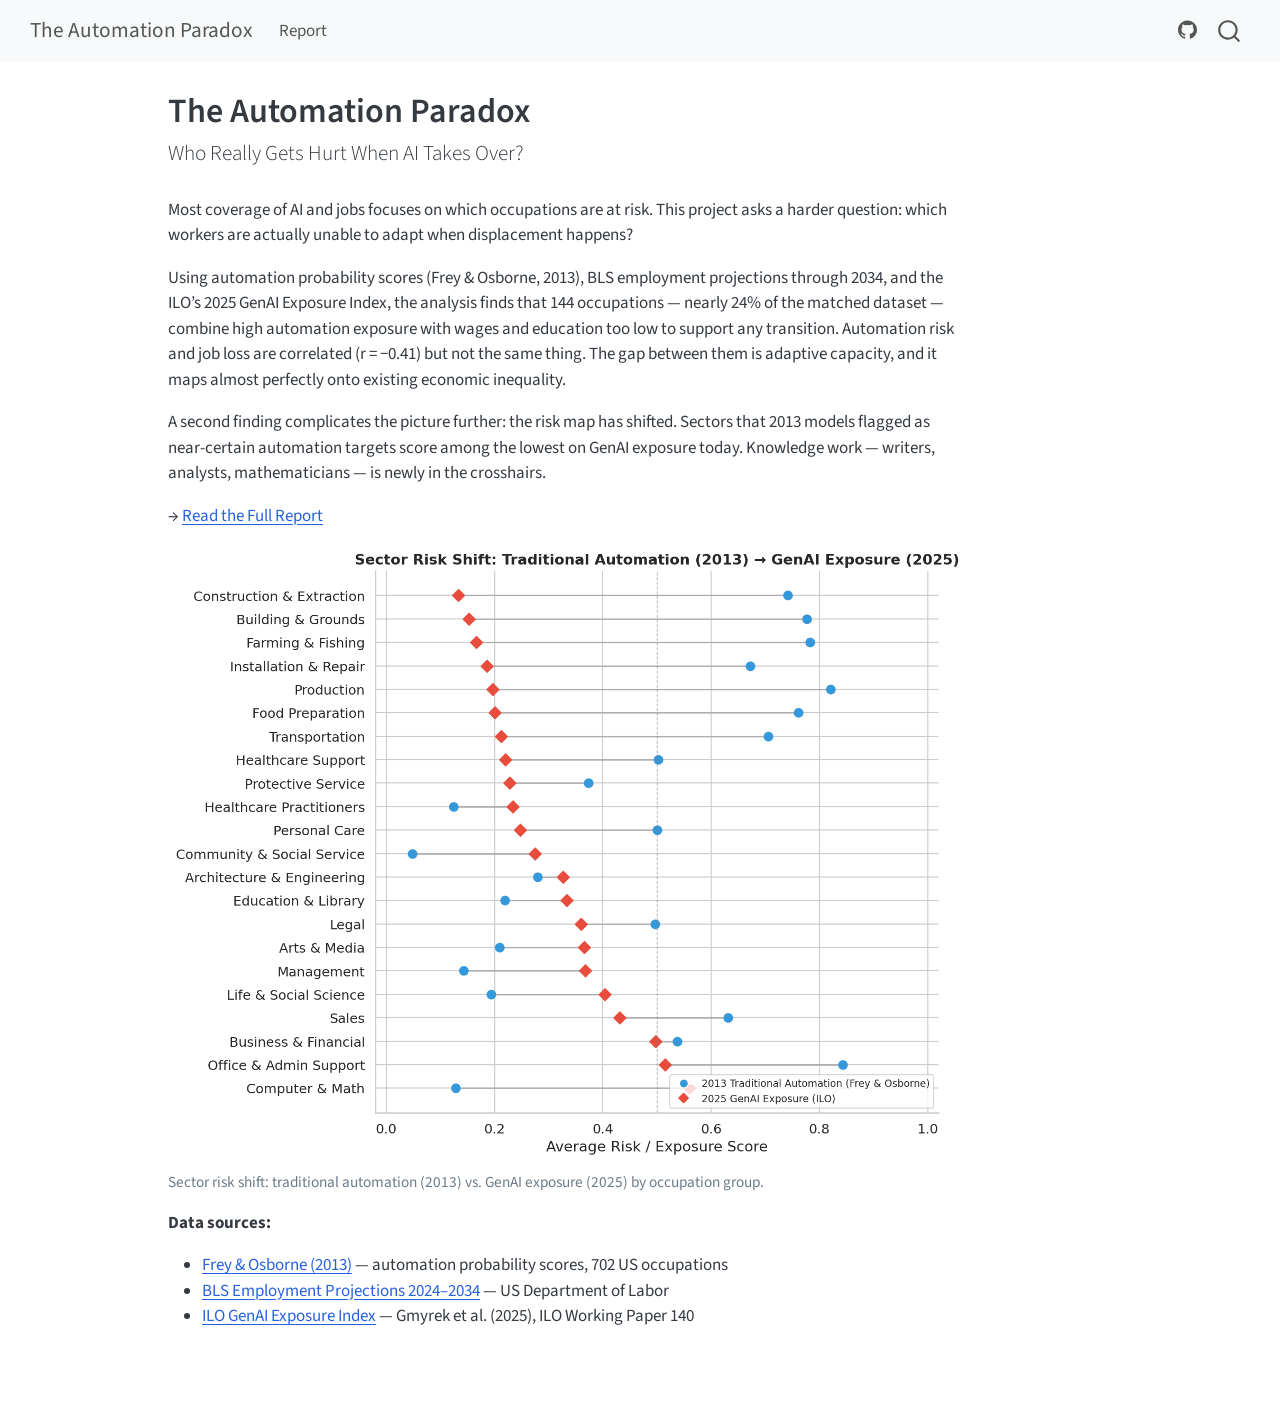
<file: docs/index.html>
<!DOCTYPE html>
<html xmlns="http://www.w3.org/1999/xhtml" lang="en" xml:lang="en"><head>

<meta charset="utf-8">
<meta name="generator" content="quarto-1.9.35">

<meta name="viewport" content="width=device-width, initial-scale=1.0, user-scalable=yes">


<title>The Automation Paradox</title>
<style>
/* Default styles provided by pandoc.
** See https://pandoc.org/MANUAL.html#variables-for-html for config info.
*/
code{white-space: pre-wrap;}
span.smallcaps{font-variant: small-caps;}
div.columns{display: flex; gap: min(4vw, 1.5em);}
div.column{flex: auto; overflow-x: auto;}
div.hanging-indent{margin-left: 1.5em; text-indent: -1.5em;}
ul.task-list{list-style: none;}
ul.task-list li input[type="checkbox"] {
  width: 0.8em;
  margin: 0 0.8em 0.2em -1em; /* quarto-specific, see https://github.com/quarto-dev/quarto-cli/issues/4556 */ 
  vertical-align: middle;
}
</style>


<script src="site_libs/quarto-nav/quarto-nav.js"></script>
<script src="site_libs/quarto-nav/headroom.min.js"></script>
<script src="site_libs/clipboard/clipboard.min.js"></script>
<script src="site_libs/quarto-search/autocomplete.umd.js"></script>
<script src="site_libs/quarto-search/fuse.min.js"></script>
<script src="site_libs/quarto-search/quarto-search.js"></script>
<meta name="quarto:offset" content="./">
<script src="site_libs/quarto-html/quarto.js" type="module"></script>
<script src="site_libs/quarto-html/tabsets/tabsets.js" type="module"></script>
<script src="site_libs/quarto-html/popper.min.js"></script>
<script src="site_libs/quarto-html/tippy.umd.min.js"></script>
<script src="site_libs/quarto-html/anchor.min.js"></script>
<link href="site_libs/quarto-html/tippy.css" rel="stylesheet">
<link href="site_libs/quarto-html/quarto-syntax-highlighting-46f66b053e56abd73bb6e954d61a315b.css" rel="stylesheet" id="quarto-text-highlighting-styles">
<script src="site_libs/bootstrap/bootstrap.min.js"></script>
<link href="site_libs/bootstrap/bootstrap-icons.css" rel="stylesheet">
<link href="site_libs/bootstrap/bootstrap-200b7f763972437cb0e2af4a0f571457.min.css" rel="stylesheet" append-hash="true" id="quarto-bootstrap" data-mode="light">
<script id="quarto-search-options" type="application/json">{
  "location": "navbar",
  "copy-button": false,
  "collapse-after": 3,
  "panel-placement": "end",
  "type": "overlay",
  "limit": 50,
  "keyboard-shortcut": [
    "f",
    "/",
    "s"
  ],
  "show-item-context": false,
  "language": {
    "search-no-results-text": "No results",
    "search-matching-documents-text": "matching documents",
    "search-copy-link-title": "Copy link to search",
    "search-hide-matches-text": "Hide additional matches",
    "search-more-match-text": "more match in this document",
    "search-more-matches-text": "more matches in this document",
    "search-clear-button-title": "Clear",
    "search-text-placeholder": "",
    "search-detached-cancel-button-title": "Cancel",
    "search-submit-button-title": "Submit",
    "search-label": "Search"
  }
}</script>


</head>

<body class="nav-fixed quarto-light">

<div id="quarto-search-results"></div>
  <header id="quarto-header" class="headroom fixed-top">
    <nav class="navbar navbar-expand-lg " data-bs-theme="dark">
      <div class="navbar-container container-fluid">
      <div class="navbar-brand-container mx-auto">
    <a class="navbar-brand" href="./index.html">
    <span class="navbar-title">The Automation Paradox</span>
    </a>
  </div>
            <div id="quarto-search" class="" title="Search"></div>
          <button class="navbar-toggler" type="button" data-bs-toggle="collapse" data-bs-target="#navbarCollapse" aria-controls="navbarCollapse" role="menu" aria-expanded="false" aria-label="Toggle navigation" onclick="if (window.quartoToggleHeadroom) { window.quartoToggleHeadroom(); }">
  <span class="navbar-toggler-icon"></span>
</button>
          <div class="collapse navbar-collapse" id="navbarCollapse">
            <ul class="navbar-nav navbar-nav-scroll me-auto">
  <li class="nav-item">
    <a class="nav-link" href="./report/report.html"> 
<span class="menu-text">Report</span></a>
  </li>  
</ul>
            <ul class="navbar-nav navbar-nav-scroll ms-auto">
  <li class="nav-item compact">
    <a class="nav-link" href="https://github.com/tyakovenko/ai-job-market"> <i class="bi bi-github" role="img">
</i> 
<span class="menu-text"></span></a>
  </li>  
</ul>
          </div> <!-- /navcollapse -->
            <div class="quarto-navbar-tools">
</div>
      </div> <!-- /container-fluid -->
    </nav>
</header>
<!-- content -->
<div id="quarto-content" class="quarto-container page-columns page-rows-contents page-layout-article page-navbar">
<!-- sidebar -->
<!-- margin-sidebar -->
    <div id="quarto-margin-sidebar" class="sidebar margin-sidebar zindex-bottom">
        
    </div>
<!-- main -->
<main class="content" id="quarto-document-content">

<header id="title-block-header" class="quarto-title-block default">
<div class="quarto-title">
<h1 class="title">The Automation Paradox</h1>
<p class="subtitle lead">Who Really Gets Hurt When AI Takes Over?</p>
</div>



<div class="quarto-title-meta">

    
  
    
  </div>
  


</header>


<p>Most coverage of AI and jobs focuses on which occupations are at risk. This project asks a harder question: which workers are actually unable to adapt when displacement happens?</p>
<p>Using automation probability scores (Frey &amp; Osborne, 2013), BLS employment projections through 2034, and the ILO’s 2025 GenAI Exposure Index, the analysis finds that 144 occupations — nearly 24% of the matched dataset — combine high automation exposure with wages and education too low to support any transition. Automation risk and job loss are correlated (r = −0.41) but not the same thing. The gap between them is adaptive capacity, and it maps almost perfectly onto existing economic inequality.</p>
<p>A second finding complicates the picture further: the risk map has shifted. Sectors that 2013 models flagged as near-certain automation targets score among the lowest on GenAI exposure today. Knowledge work — writers, analysts, mathematicians — is newly in the crosshairs.</p>
<p>→ <a href="./report/report.html">Read the Full Report</a></p>
<div class="quarto-figure quarto-figure-center">
<figure class="figure">
<p><img src="assets/fig13_sector_risk_shift.png" class="img-fluid figure-img"></p>
<figcaption>Sector risk shift: traditional automation (2013) vs.&nbsp;GenAI exposure (2025) by occupation group.</figcaption>
</figure>
</div>
<p><strong>Data sources:</strong></p>
<ul>
<li><a href="https://www.oxfordmartin.ox.ac.uk/downloads/academic/The_Future_of_Employment.pdf">Frey &amp; Osborne (2013)</a> — automation probability scores, 702 US occupations</li>
<li><a href="https://www.bls.gov/emp/">BLS Employment Projections 2024–2034</a> — US Department of Labor</li>
<li><a href="https://www.ilo.org/publications/generative-ai-and-jobs-refined-global-index-occupational-exposure">ILO GenAI Exposure Index</a> — Gmyrek et al.&nbsp;(2025), ILO Working Paper 140</li>
</ul>



</main> <!-- /main -->
<script id="quarto-html-after-body" type="application/javascript">
  window.document.addEventListener("DOMContentLoaded", function (event) {
    const icon = "";
    const anchorJS = new window.AnchorJS();
    anchorJS.options = {
      placement: 'right',
      icon: icon
    };
    anchorJS.add('.anchored');
    const isCodeAnnotation = (el) => {
      for (const clz of el.classList) {
        if (clz.startsWith('code-annotation-')) {                     
          return true;
        }
      }
      return false;
    }
    const onCopySuccess = function(e) {
      // button target
      const button = e.trigger;
      // don't keep focus
      button.blur();
      // flash "checked"
      button.classList.add('code-copy-button-checked');
      var currentTitle = button.getAttribute("title");
      button.setAttribute("title", "Copied!");
      let tooltip;
      if (window.bootstrap) {
        button.setAttribute("data-bs-toggle", "tooltip");
        button.setAttribute("data-bs-placement", "left");
        button.setAttribute("data-bs-title", "Copied!");
        tooltip = new bootstrap.Tooltip(button, 
          { trigger: "manual", 
            customClass: "code-copy-button-tooltip",
            offset: [0, -8]});
        tooltip.show();    
      }
      setTimeout(function() {
        if (tooltip) {
          tooltip.hide();
          button.removeAttribute("data-bs-title");
          button.removeAttribute("data-bs-toggle");
          button.removeAttribute("data-bs-placement");
        }
        button.setAttribute("title", currentTitle);
        button.classList.remove('code-copy-button-checked');
      }, 1000);
      // clear code selection
      e.clearSelection();
    }
    const getTextToCopy = function(trigger) {
      const outerScaffold = trigger.parentElement.cloneNode(true);
      const codeEl = outerScaffold.querySelector('code');
      for (const childEl of codeEl.children) {
        if (isCodeAnnotation(childEl)) {
          childEl.remove();
        }
      }
      return codeEl.innerText;
    }
    const clipboard = new window.ClipboardJS('.code-copy-button:not([data-in-quarto-modal])', {
      text: getTextToCopy
    });
    clipboard.on('success', onCopySuccess);
    if (window.document.getElementById('quarto-embedded-source-code-modal')) {
      const clipboardModal = new window.ClipboardJS('.code-copy-button[data-in-quarto-modal]', {
        text: getTextToCopy,
        container: window.document.getElementById('quarto-embedded-source-code-modal')
      });
      clipboardModal.on('success', onCopySuccess);
    }
      var localhostRegex = new RegExp(/^(?:http|https):\/\/localhost\:?[0-9]*\//);
      var mailtoRegex = new RegExp(/^mailto:/);
        var filterRegex = new RegExp('/' + window.location.host + '/');
      var isInternal = (href) => {
          return filterRegex.test(href) || localhostRegex.test(href) || mailtoRegex.test(href);
      }
      // Inspect non-navigation links and adorn them if external
     var links = window.document.querySelectorAll('a[href]:not(.nav-link):not(.navbar-brand):not(.toc-action):not(.sidebar-link):not(.sidebar-item-toggle):not(.pagination-link):not(.no-external):not([aria-hidden]):not(.dropdown-item):not(.quarto-navigation-tool):not(.about-link)');
      for (var i=0; i<links.length; i++) {
        const link = links[i];
        if (!isInternal(link.href)) {
          // undo the damage that might have been done by quarto-nav.js in the case of
          // links that we want to consider external
          if (link.dataset.originalHref !== undefined) {
            link.href = link.dataset.originalHref;
          }
        }
      }
    function tippyHover(el, contentFn, onTriggerFn, onUntriggerFn) {
      const config = {
        allowHTML: true,
        maxWidth: 500,
        delay: 100,
        arrow: false,
        appendTo: function(el) {
            return el.parentElement;
        },
        interactive: true,
        interactiveBorder: 10,
        theme: 'quarto',
        placement: 'bottom-start',
      };
      if (contentFn) {
        config.content = contentFn;
      }
      if (onTriggerFn) {
        config.onTrigger = onTriggerFn;
      }
      if (onUntriggerFn) {
        config.onUntrigger = onUntriggerFn;
      }
      window.tippy(el, config); 
    }
    const noterefs = window.document.querySelectorAll('a[role="doc-noteref"]');
    for (var i=0; i<noterefs.length; i++) {
      const ref = noterefs[i];
      tippyHover(ref, function() {
        // use id or data attribute instead here
        let href = ref.getAttribute('data-footnote-href') || ref.getAttribute('href');
        try { href = new URL(href).hash; } catch {}
        const id = href.replace(/^#\/?/, "");
        const note = window.document.getElementById(id);
        if (note) {
          return note.innerHTML;
        } else {
          return "";
        }
      });
    }
    const xrefs = window.document.querySelectorAll('a.quarto-xref');
    const processXRef = (id, note) => {
      // Strip column container classes
      const stripColumnClz = (el) => {
        el.classList.remove("page-full", "page-columns");
        if (el.children) {
          for (const child of el.children) {
            stripColumnClz(child);
          }
        }
      }
      stripColumnClz(note)
      if (id === null || id.startsWith('sec-')) {
        // Special case sections, only their first couple elements
        const container = document.createElement("div");
        if (note.children && note.children.length > 2) {
          container.appendChild(note.children[0].cloneNode(true));
          for (let i = 1; i < note.children.length; i++) {
            const child = note.children[i];
            if (child.tagName === "P" && child.innerText === "") {
              continue;
            } else {
              container.appendChild(child.cloneNode(true));
              break;
            }
          }
          if (window.Quarto?.typesetMath) {
            window.Quarto.typesetMath(container);
          }
          return container.innerHTML
        } else {
          if (window.Quarto?.typesetMath) {
            window.Quarto.typesetMath(note);
          }
          return note.innerHTML;
        }
      } else {
        // Remove any anchor links if they are present
        const anchorLink = note.querySelector('a.anchorjs-link');
        if (anchorLink) {
          anchorLink.remove();
        }
        if (window.Quarto?.typesetMath) {
          window.Quarto.typesetMath(note);
        }
        if (note.classList.contains("callout")) {
          return note.outerHTML;
        } else {
          return note.innerHTML;
        }
      }
    }
    for (var i=0; i<xrefs.length; i++) {
      const xref = xrefs[i];
      tippyHover(xref, undefined, function(instance) {
        instance.disable();
        let url = xref.getAttribute('href');
        let hash = undefined; 
        if (url.startsWith('#')) {
          hash = url;
        } else {
          try { hash = new URL(url).hash; } catch {}
        }
        if (hash) {
          const id = hash.replace(/^#\/?/, "");
          const note = window.document.getElementById(id);
          if (note !== null) {
            try {
              const html = processXRef(id, note.cloneNode(true));
              instance.setContent(html);
            } finally {
              instance.enable();
              instance.show();
            }
          } else {
            // See if we can fetch this
            fetch(url.split('#')[0])
            .then(res => res.text())
            .then(html => {
              const parser = new DOMParser();
              const htmlDoc = parser.parseFromString(html, "text/html");
              const note = htmlDoc.getElementById(id);
              if (note !== null) {
                const html = processXRef(id, note);
                instance.setContent(html);
              } 
            }).finally(() => {
              instance.enable();
              instance.show();
            });
          }
        } else {
          // See if we can fetch a full url (with no hash to target)
          // This is a special case and we should probably do some content thinning / targeting
          fetch(url)
          .then(res => res.text())
          .then(html => {
            const parser = new DOMParser();
            const htmlDoc = parser.parseFromString(html, "text/html");
            const note = htmlDoc.querySelector('main.content');
            if (note !== null) {
              // This should only happen for chapter cross references
              // (since there is no id in the URL)
              // remove the first header
              if (note.children.length > 0 && note.children[0].tagName === "HEADER") {
                note.children[0].remove();
              }
              const html = processXRef(null, note);
              instance.setContent(html);
            } 
          }).finally(() => {
            instance.enable();
            instance.show();
          });
        }
      }, function(instance) {
      });
    }
        let selectedAnnoteEl;
        const selectorForAnnotation = ( cell, annotation) => {
          let cellAttr = 'data-code-cell="' + cell + '"';
          let lineAttr = 'data-code-annotation="' +  annotation + '"';
          const selector = 'span[' + cellAttr + '][' + lineAttr + ']';
          return selector;
        }
        const selectCodeLines = (annoteEl) => {
          const doc = window.document;
          const targetCell = annoteEl.getAttribute("data-target-cell");
          const targetAnnotation = annoteEl.getAttribute("data-target-annotation");
          const annoteSpan = window.document.querySelector(selectorForAnnotation(targetCell, targetAnnotation));
          const lines = annoteSpan.getAttribute("data-code-lines").split(",");
          const lineIds = lines.map((line) => {
            return targetCell + "-" + line;
          })
          let top = null;
          let height = null;
          let parent = null;
          if (lineIds.length > 0) {
              //compute the position of the single el (top and bottom and make a div)
              const el = window.document.getElementById(lineIds[0]);
              top = el.offsetTop;
              height = el.offsetHeight;
              parent = el.parentElement.parentElement;
            if (lineIds.length > 1) {
              const lastEl = window.document.getElementById(lineIds[lineIds.length - 1]);
              const bottom = lastEl.offsetTop + lastEl.offsetHeight;
              height = bottom - top;
            }
            if (top !== null && height !== null && parent !== null) {
              // cook up a div (if necessary) and position it 
              let div = window.document.getElementById("code-annotation-line-highlight");
              if (div === null) {
                div = window.document.createElement("div");
                div.setAttribute("id", "code-annotation-line-highlight");
                div.style.position = 'absolute';
                parent.appendChild(div);
              }
              div.style.top = top - 2 + "px";
              div.style.height = height + 4 + "px";
              div.style.left = 0;
              let gutterDiv = window.document.getElementById("code-annotation-line-highlight-gutter");
              if (gutterDiv === null) {
                gutterDiv = window.document.createElement("div");
                gutterDiv.setAttribute("id", "code-annotation-line-highlight-gutter");
                gutterDiv.style.position = 'absolute';
                const codeCell = window.document.getElementById(targetCell);
                const gutter = codeCell.querySelector('.code-annotation-gutter');
                gutter.appendChild(gutterDiv);
              }
              gutterDiv.style.top = top - 2 + "px";
              gutterDiv.style.height = height + 4 + "px";
            }
            selectedAnnoteEl = annoteEl;
          }
        };
        const unselectCodeLines = () => {
          const elementsIds = ["code-annotation-line-highlight", "code-annotation-line-highlight-gutter"];
          elementsIds.forEach((elId) => {
            const div = window.document.getElementById(elId);
            if (div) {
              div.remove();
            }
          });
          selectedAnnoteEl = undefined;
        };
          // Handle positioning of the toggle
      window.addEventListener(
        "resize",
        throttle(() => {
          elRect = undefined;
          if (selectedAnnoteEl) {
            selectCodeLines(selectedAnnoteEl);
          }
        }, 10)
      );
      function throttle(fn, ms) {
      let throttle = false;
      let timer;
        return (...args) => {
          if(!throttle) { // first call gets through
              fn.apply(this, args);
              throttle = true;
          } else { // all the others get throttled
              if(timer) clearTimeout(timer); // cancel #2
              timer = setTimeout(() => {
                fn.apply(this, args);
                timer = throttle = false;
              }, ms);
          }
        };
      }
        // Attach click handler to the DT
        const annoteDls = window.document.querySelectorAll('dt[data-target-cell]');
        for (const annoteDlNode of annoteDls) {
          annoteDlNode.addEventListener('click', (event) => {
            const clickedEl = event.target;
            if (clickedEl !== selectedAnnoteEl) {
              unselectCodeLines();
              const activeEl = window.document.querySelector('dt[data-target-cell].code-annotation-active');
              if (activeEl) {
                activeEl.classList.remove('code-annotation-active');
              }
              selectCodeLines(clickedEl);
              clickedEl.classList.add('code-annotation-active');
            } else {
              // Unselect the line
              unselectCodeLines();
              clickedEl.classList.remove('code-annotation-active');
            }
          });
        }
    const findCites = (el) => {
      const parentEl = el.parentElement;
      if (parentEl) {
        const cites = parentEl.dataset.cites;
        if (cites) {
          return {
            el,
            cites: cites.split(' ')
          };
        } else {
          return findCites(el.parentElement)
        }
      } else {
        return undefined;
      }
    };
    var bibliorefs = window.document.querySelectorAll('a[role="doc-biblioref"]');
    for (var i=0; i<bibliorefs.length; i++) {
      const ref = bibliorefs[i];
      const citeInfo = findCites(ref);
      if (citeInfo) {
        tippyHover(citeInfo.el, function() {
          var popup = window.document.createElement('div');
          citeInfo.cites.forEach(function(cite) {
            var citeDiv = window.document.createElement('div');
            citeDiv.classList.add('hanging-indent');
            citeDiv.classList.add('csl-entry');
            var biblioDiv = window.document.getElementById('ref-' + cite);
            if (biblioDiv) {
              citeDiv.innerHTML = biblioDiv.innerHTML;
            }
            popup.appendChild(citeDiv);
          });
          return popup.innerHTML;
        });
      }
    }
  });
  </script>
</div> <!-- /content -->




</body></html>
</file>
<file: docs/site_libs/quarto-html/tippy.css>
.tippy-box[data-animation=fade][data-state=hidden]{opacity:0}[data-tippy-root]{max-width:calc(100vw - 10px)}.tippy-box{position:relative;background-color:#333;color:#fff;border-radius:4px;font-size:14px;line-height:1.4;white-space:normal;outline:0;transition-property:transform,visibility,opacity}.tippy-box[data-placement^=top]>.tippy-arrow{bottom:0}.tippy-box[data-placement^=top]>.tippy-arrow:before{bottom:-7px;left:0;border-width:8px 8px 0;border-top-color:initial;transform-origin:center top}.tippy-box[data-placement^=bottom]>.tippy-arrow{top:0}.tippy-box[data-placement^=bottom]>.tippy-arrow:before{top:-7px;left:0;border-width:0 8px 8px;border-bottom-color:initial;transform-origin:center bottom}.tippy-box[data-placement^=left]>.tippy-arrow{right:0}.tippy-box[data-placement^=left]>.tippy-arrow:before{border-width:8px 0 8px 8px;border-left-color:initial;right:-7px;transform-origin:center left}.tippy-box[data-placement^=right]>.tippy-arrow{left:0}.tippy-box[data-placement^=right]>.tippy-arrow:before{left:-7px;border-width:8px 8px 8px 0;border-right-color:initial;transform-origin:center right}.tippy-box[data-inertia][data-state=visible]{transition-timing-function:cubic-bezier(.54,1.5,.38,1.11)}.tippy-arrow{width:16px;height:16px;color:#333}.tippy-arrow:before{content:"";position:absolute;border-color:transparent;border-style:solid}.tippy-content{position:relative;padding:5px 9px;z-index:1}
</file>
<file: docs/site_libs/quarto-html/quarto-syntax-highlighting-46f66b053e56abd73bb6e954d61a315b.css>
/* quarto syntax highlight colors */
:root {
  --quarto-hl-ot-color: #003B4F;
  --quarto-hl-at-color: #657422;
  --quarto-hl-ss-color: #20794D;
  --quarto-hl-an-color: #5E5E5E;
  --quarto-hl-fu-color: #4758AB;
  --quarto-hl-st-color: #20794D;
  --quarto-hl-cf-color: #003B4F;
  --quarto-hl-op-color: #5E5E5E;
  --quarto-hl-er-color: #AD0000;
  --quarto-hl-bn-color: #AD0000;
  --quarto-hl-al-color: #AD0000;
  --quarto-hl-va-color: #111111;
  --quarto-hl-bu-color: inherit;
  --quarto-hl-ex-color: inherit;
  --quarto-hl-pp-color: #AD0000;
  --quarto-hl-in-color: #5E5E5E;
  --quarto-hl-vs-color: #20794D;
  --quarto-hl-wa-color: #5E5E5E;
  --quarto-hl-do-color: #5E5E5E;
  --quarto-hl-im-color: #00769E;
  --quarto-hl-ch-color: #20794D;
  --quarto-hl-dt-color: #AD0000;
  --quarto-hl-fl-color: #AD0000;
  --quarto-hl-co-color: #5E5E5E;
  --quarto-hl-cv-color: #5E5E5E;
  --quarto-hl-cn-color: #8f5902;
  --quarto-hl-sc-color: #5E5E5E;
  --quarto-hl-dv-color: #AD0000;
  --quarto-hl-kw-color: #003B4F;
}

/* other quarto variables */
:root {
  --quarto-font-monospace: SFMono-Regular, Menlo, Monaco, Consolas, "Liberation Mono", "Courier New", monospace;
}

/* syntax highlight based on Pandoc's rules */
pre > code.sourceCode > span {
  color: #003B4F;
}

code.sourceCode > span {
  color: #003B4F;
}

div.sourceCode,
div.sourceCode pre.sourceCode {
  color: #003B4F;
}

/* Normal */
code span {
  color: #003B4F;
}

/* Alert */
code span.al {
  color: #AD0000;
  font-style: inherit;
}

/* Annotation */
code span.an {
  color: #5E5E5E;
  font-style: inherit;
}

/* Attribute */
code span.at {
  color: #657422;
  font-style: inherit;
}

/* BaseN */
code span.bn {
  color: #AD0000;
  font-style: inherit;
}

/* BuiltIn */
code span.bu {
  font-style: inherit;
}

/* ControlFlow */
code span.cf {
  color: #003B4F;
  font-weight: bold;
  font-style: inherit;
}

/* Char */
code span.ch {
  color: #20794D;
  font-style: inherit;
}

/* Constant */
code span.cn {
  color: #8f5902;
  font-style: inherit;
}

/* Comment */
code span.co {
  color: #5E5E5E;
  font-style: inherit;
}

/* CommentVar */
code span.cv {
  color: #5E5E5E;
  font-style: italic;
}

/* Documentation */
code span.do {
  color: #5E5E5E;
  font-style: italic;
}

/* DataType */
code span.dt {
  color: #AD0000;
  font-style: inherit;
}

/* DecVal */
code span.dv {
  color: #AD0000;
  font-style: inherit;
}

/* Error */
code span.er {
  color: #AD0000;
  font-style: inherit;
}

/* Extension */
code span.ex {
  font-style: inherit;
}

/* Float */
code span.fl {
  color: #AD0000;
  font-style: inherit;
}

/* Function */
code span.fu {
  color: #4758AB;
  font-style: inherit;
}

/* Import */
code span.im {
  color: #00769E;
  font-style: inherit;
}

/* Information */
code span.in {
  color: #5E5E5E;
  font-style: inherit;
}

/* Keyword */
code span.kw {
  color: #003B4F;
  font-weight: bold;
  font-style: inherit;
}

/* Operator */
code span.op {
  color: #5E5E5E;
  font-style: inherit;
}

/* Other */
code span.ot {
  color: #003B4F;
  font-style: inherit;
}

/* Preprocessor */
code span.pp {
  color: #AD0000;
  font-style: inherit;
}

/* SpecialChar */
code span.sc {
  color: #5E5E5E;
  font-style: inherit;
}

/* SpecialString */
code span.ss {
  color: #20794D;
  font-style: inherit;
}

/* String */
code span.st {
  color: #20794D;
  font-style: inherit;
}

/* Variable */
code span.va {
  color: #111111;
  font-style: inherit;
}

/* VerbatimString */
code span.vs {
  color: #20794D;
  font-style: inherit;
}

/* Warning */
code span.wa {
  color: #5E5E5E;
  font-style: italic;
}

.prevent-inlining {
  content: "</";
}

/*# sourceMappingURL=5022ed312398f59a55adce476d7327af.css.map */
</file>
